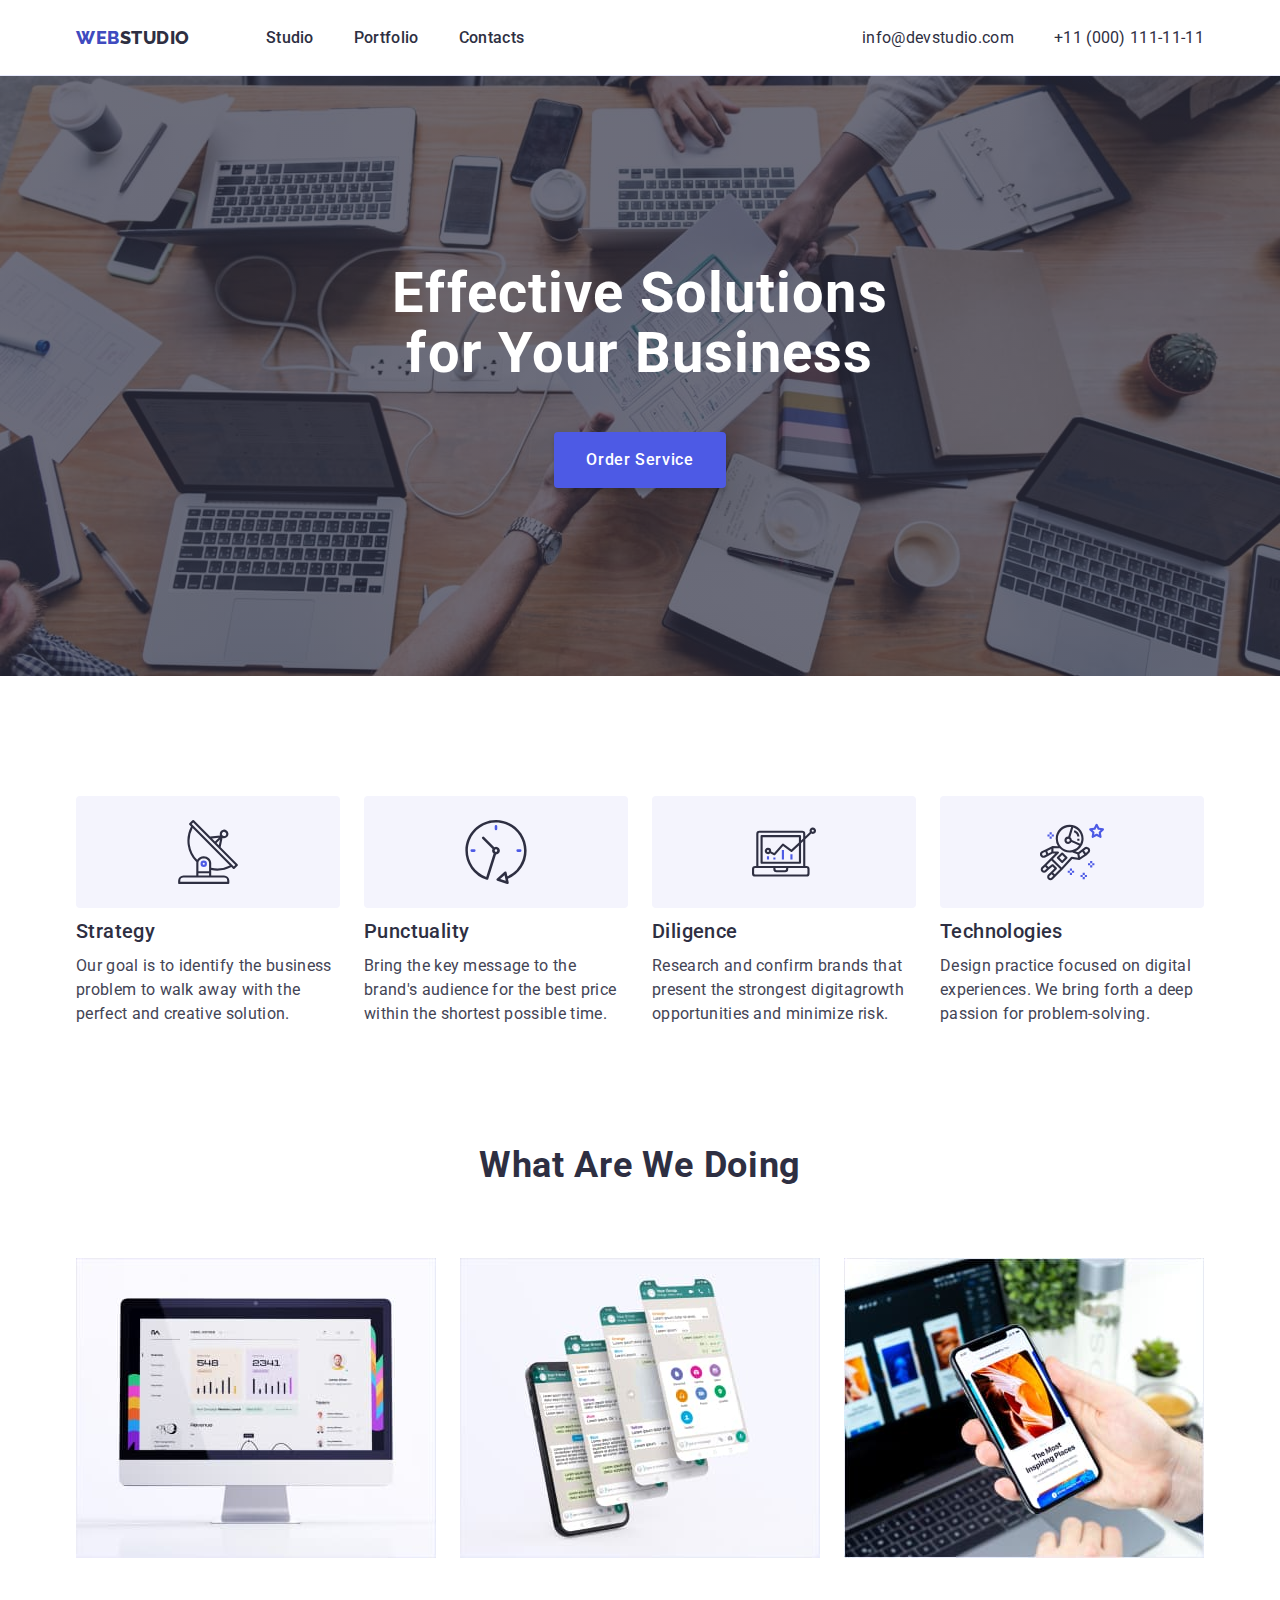
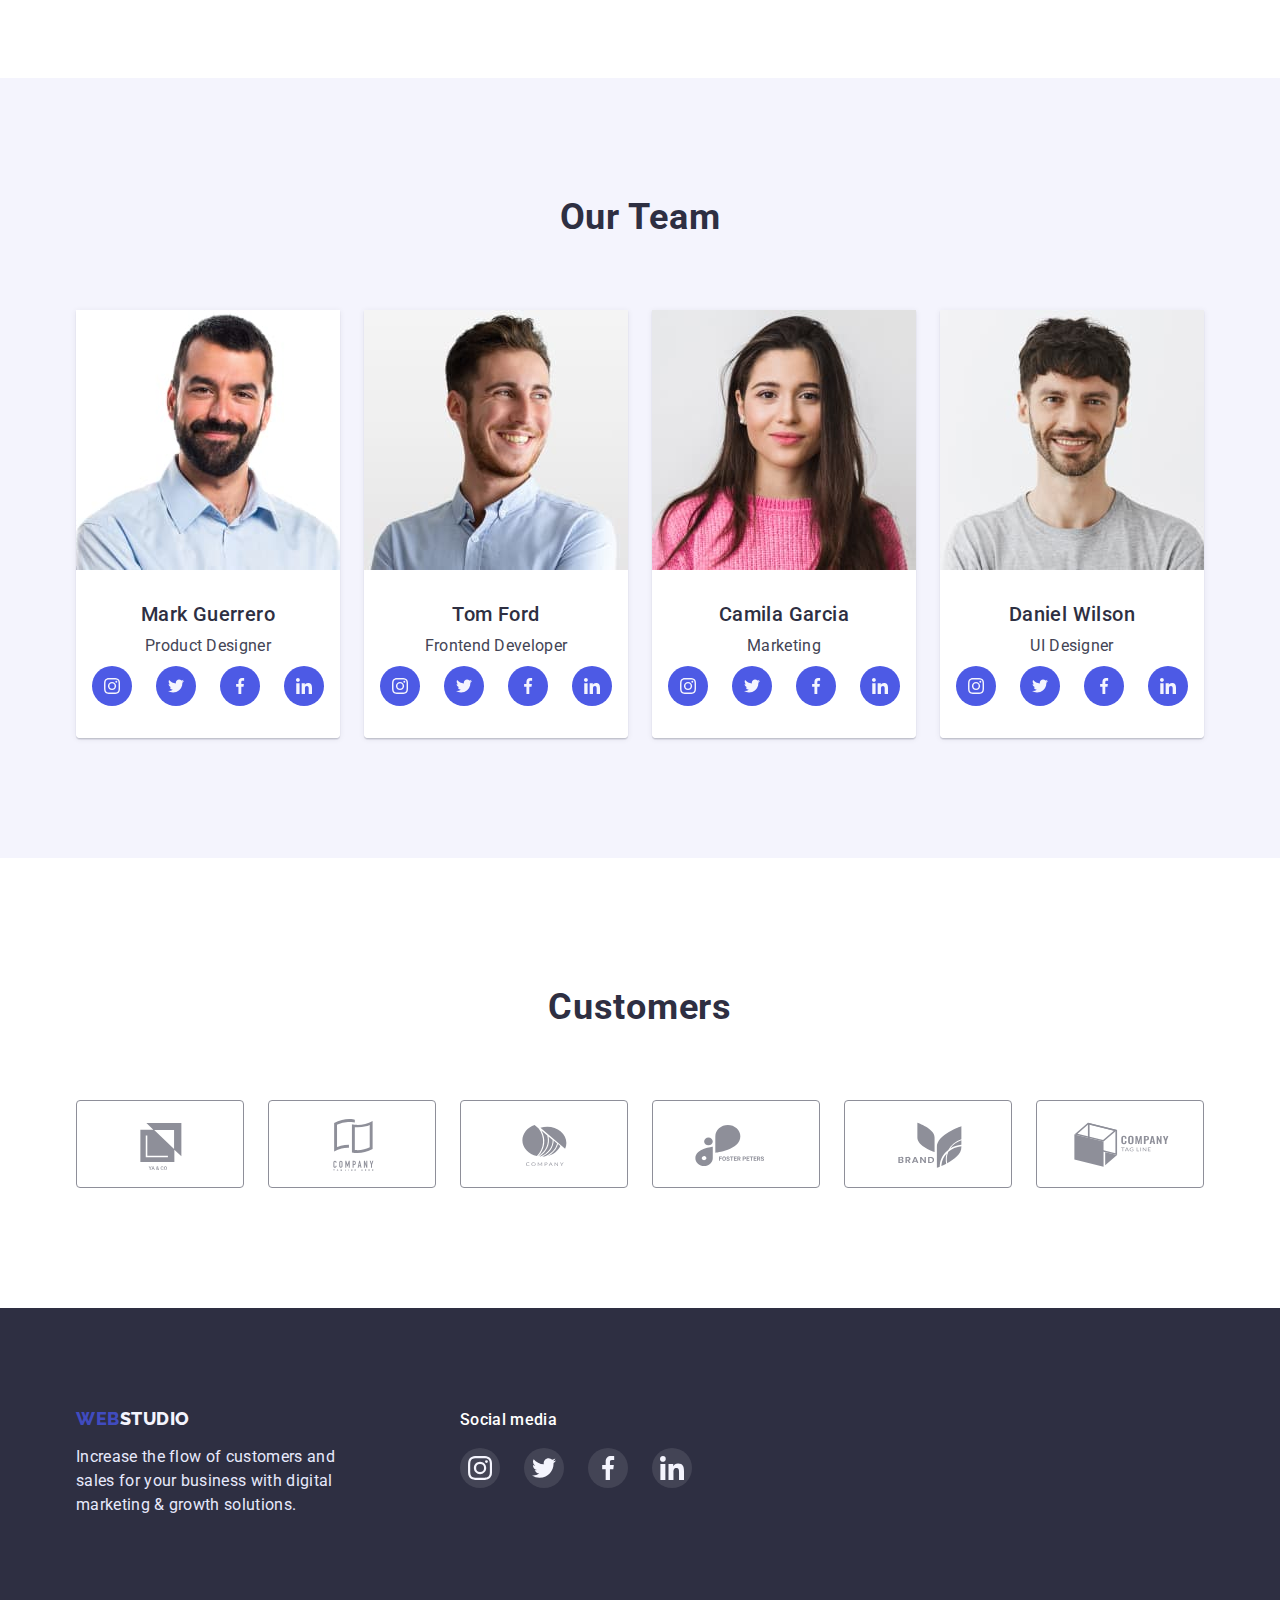
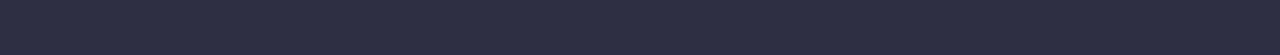
<file: index.html>
<!DOCTYPE html>
<html lang="en">
<head>
    <meta charset="UTF-8">
    <meta http-equiv="X-UA-Compatible" content="IE=edge">
    <meta name="viewport" content="width=device-width, initial-scale=1.0">
    <title>WebStudio</title>
    <link rel="preconnect" href="https://fonts.googleapis.com">
    <link rel="preconnect" href="https://fonts.gstatic.com" crossorigin>
    <link href="https://fonts.googleapis.com/css2?family=Raleway:wght@800&family=Roboto:wght@400;500;700;900&display=swap" 
    rel="stylesheet">
    <link rel="stylesheet" href="https://cdn.jsdelivr.net/npm/modern-normalize@1.1.0/modern-normalize.min.css">
    <link rel="stylesheet" href="./css/styles.css">
</head>
<body>
    <!-- HEADER -->
    <header class="header">
        <div class="header-navigation-container container">
        <nav class="header-navigation">
            <a href="./index.html" class="header-logo">
                <span class="accent">Web</span>Studio</a> 
            <ul class="header-list list">
                <li class="header-item">
                    <a href="./index.html" class="header-link">Studio</a>
                </li>
                <li class="header-item">
                    <a href="./portfolio.html" class="header-link">Portfolio</a>
                </li>    
                <li class="header-item">
                    <a href="Contacts" class="header-link">Contacts</a>
                </li>
            </ul>
        </nav>
        <address class="address-contact">
            <ul class="address-list list"> 
                <li class="address-item">
                    <a href="mailto:info@devstudio.com" class="address-link">info@devstudio.com</a>
                </li>
                <li class="address-item">
                    <a href="tel:+110001111111" class="address-link">+11 (000) 111-11-11</a>
                </li>
            </ul>
        </address>
        </div> 
    </header>
    <main class="main-page">
        <section class="hero-section section">
            <div class="container">
            <h1 class="menu-title">Effective Solutions for Your Business</h1>
            <button type="button" class="menu-btn">Order Service</button>
            </div>
        </section> 
        <section class="menu-sc section">
            <div class="container">
                <h2 hidden>Success criteria</h2>
                <ul class="menu-sc-list list">
                <li class="menu-sc-item">
                <div class="menu-sc-container">
                    <svg class="menu-sc-icon" width="64px" height="64px">
                        <use href="./images/icons.svg#icon-antenna"></use>
                    </svg>
                </div>
                    <h3 class="menu-sc-title">Strategy</h3>
                    <p class="menu-text">Our goal is to identify the business
                    problem to walk away with the perfect and creative solution. </p>
                </li>
                <li class="menu-sc-item">
                <div class="menu-sc-container">
                    <svg class="menu-sc-icon" width="64px" height="64px">
                        <use href="./images/icons.svg#icon-clock"></use>
                    </svg>
                </div>    
                    <h3 class="menu-sc-title">Punctuality</h3>
                    <p class="menu-text">Bring the key message to the brand's audience 
                    for the best price within the shortest possible time.</p>
                </li>
                <li class="menu-sc-item">
                <div class="menu-sc-container">
                    <svg class="menu-sc-icon" width="64px" height="64px">
                        <use href="./images/icons.svg#icon-diagram"></use>
                    </svg>
                </div>    
                    <h3 class="menu-sc-title">Diligence</h3>
                    <p class="menu-text">Research and confirm brands that present the 
                    strongest digitagrowth opportunities and minimize risk.</p>
                </li>
                <li class="menu-sc-item">
                <div class="menu-sc-container">
                    <svg class="menu-sc-icon" width="64px" height="64px">
                        <use href="./images/icons.svg#icon-astronaut"></use>
                    </svg>
                </div>
                    <h3 class="menu-sc-title">Technologies</h3>
                    <p class="menu-text">Design practice focused on digital experiences.
                    We bring forth a deep passion for problem-solving.</p>
                </li>
                </ul>
            </div>
        </section>
        <section class="menu-gad">
            <div class="container">
            <h2 class="menu-gad-title">What are we doing</h2>
            <ul class="menu-gad-list list">
                <li class="menu-gad-item">
                    <img src="./images/foto_monitor.jpg" 
                    alt="monitor"
                    width="360"
                    height="300">
                </li>
                <li class="menu-gad-item">
                    <img src="./images/foto_message.jpg" 
                    alt="message"
                    width="360"
                    height="300">
                </li>
                <li class="menu-gad-item">
                    <img src="./images/foto_phone.jpg" 
                    alt="phone"
                    width="360"
                    height="300">
                </li>
            </ul>
            </div>
        </section>
        <section class="menu-team section">
            <div class="container">
            <h2 class="menu-team-title">Our Team</h2>
            <ul class="menu-team-list list">
                <li class="menu-team-item">
                    <img src="./images/mark-guerrero.jpg"
                    alt="Mark Guerrero" 
                    width="264"
                    height="260">
                    <div class="name-position">
                    <h3 class="menu-team-name">Mark Guerrero</h3>
                    <p class="menu-team-position">Product Designer</p>
                    <ul class="menu-soc-list list">
                        <li class="menu-team-soc-item">
                            <a href="" class="menu-team-soc-link">
                                <svg class="menu-team-soc-icon" width="16px" height="16px">
                                    <use href="./images/icons.svg#icon-instagram-1"></use>
                                </svg>
                            </a>
                        </li>
                        <li class="menu-team-soc-item">
                            <a href="" class="menu-team-soc-link">
                                <svg class="menu-team-soc-icon" width="16px" height="16px">
                                    <use href="./images/icons.svg#icon-twitter-1"></use>
                                </svg>
                            </a>
                        </li>
                        <li class="menu-team-soc-item">
                            <a href="" class="menu-team-soc-link">
                                <svg class="menu-team-soc-icon" width="16px" height="16px">
                                    <use href="./images/icons.svg#icon-facebook-1"></use>
                                </svg>
                            </a>
                        </li>
                        <li class="menu-team-soc-item">
                            <a href="" class="menu-team-soc-link">
                                <svg class="menu-team-soc-icon" width="16px" height="16px">
                                    <use href="./images/icons.svg#icon-linkedin-1"></use>
                                </svg>
                            </a>
                        </li>
                    </ul>
                    </div>
                </li>
                <li class="menu-team-item">
                    <img src="./images/tom-ford.jpg"
                    alt="Tom Ford" 
                    width="264"
                    height="260">
                    <div class="name-position">
                    <h3 class="menu-team-name">Tom Ford</h3>
                    <p class="menu-team-position">Frontend Developer</p>
                    <ul class="menu-soc-list list">
                        <li class="menu-team-soc-item">
                            <a href="" class="menu-team-soc-link">
                                <svg class="menu-team-soc-icon" width="16px" height="16px">
                                    <use href="./images/icons.svg#icon-instagram-1"></use>
                                </svg>
                            </a>
                        </li>
                        <li class="menu-team-soc-item">
                            <a href="" class="menu-team-soc-link">
                                <svg class="menu-team-soc-icon" width="16px" height="16px">
                                    <use href="./images/icons.svg#icon-twitter-1"></use>
                                </svg>
                            </a>
                        </li>
                        <li class="menu-team-soc-item">
                            <a href="" class="menu-team-soc-link">
                                <svg class="menu-team-soc-icon" width="16px" height="16px">
                                    <use href="./images/icons.svg#icon-facebook-1"></use>
                                </svg>
                            </a>
                        </li>
                        <li class="menu-team-soc-item">
                            <a href="" class="menu-team-soc-link">
                                <svg class="menu-team-soc-icon" width="16px" height="16px">
                                    <use href="./images/icons.svg#icon-linkedin-1"></use>
                                </svg>
                            </a>
                        </li>
                    </ul>
                    </div>
                </li>
                <li class="menu-team-item">
                    <img src="./images/camila-garcia.jpg"
                    alt="Camila Garcia" class="team-position"
                    width="264"
                    height="260">
                    <div class="name-position">
                    <h3 class="menu-team-name">Camila Garcia</h3>
                    <p class="menu-team-position">Marketing</p>
                    <ul class="menu-soc-list list">
                        <li class="menu-team-soc-item">
                            <a href="" class="menu-team-soc-link">
                                <svg class="menu-team-soc-icon" width="16px" height="16px">
                                    <use href="./images/icons.svg#icon-instagram-1"></use>
                                </svg>
                            </a>
                        </li>
                        <li class="menu-team-soc-item">
                            <a href="" class="menu-team-soc-link">
                                <svg class="menu-team-soc-icon" width="16px" height="16px">
                                    <use href="./images/icons.svg#icon-twitter-1"></use>
                                </svg>
                            </a>
                        </li>
                        <li class="menu-team-soc-item">
                            <a href="" class="menu-team-soc-link">
                                <svg class="menu-team-soc-icon" width="16px" height="16px">
                                    <use href="./images/icons.svg#icon-facebook-1"></use>
                                </svg>
                            </a>
                        </li>
                        <li class="menu-team-soc-item">
                            <a href="" class="menu-team-soc-link">
                                <svg class="menu-team-soc-icon" width="16px" height="16px">
                                    <use href="./images/icons.svg#icon-linkedin-1"></use>
                                </svg>
                            </a>
                        </li>
                    </ul>
                    </div>
                </li>
                <li class="menu-team-item">
                    <img src="./images/daniel-wilson.jpg"
                    alt="Daniel Wilson"
                    width="264"
                    height="260">
                    <div class="name-position">
                    <h3 class="menu-team-name">Daniel Wilson</h3>
                    <p class="menu-team-position">UI Designer</p>
                    <ul class="menu-soc-list list">
                        <li class="menu-team-soc-item">
                            <a href="" class="menu-team-soc-link">
                                <svg class="menu-team-soc-icon" width="16px" height="16px">
                                    <use href="./images/icons.svg#icon-instagram-1"></use>
                                </svg>
                            </a>
                        </li>
                        <li class="menu-team-soc-item">
                            <a href="" class="menu-team-soc-link">
                                <svg class="menu-team-soc-icon" width="16px" height="16px">
                                    <use href="./images/icons.svg#icon-twitter-1"></use>
                                </svg>
                            </a>
                        </li>
                        <li class="menu-team-soc-item">
                            <a href="" class="menu-team-soc-link">
                                <svg class="menu-team-soc-icon" width="16px" height="16px">
                                    <use href="./images/icons.svg#icon-facebook-1"></use>
                                </svg>
                            </a>
                        </li>
                        <li class="menu-team-soc-item">
                            <a href="" class="menu-team-soc-link">
                                <svg class="menu-team-soc-icon" width="16px" height="16px">
                                    <use href="./images/icons.svg#icon-linkedin-1"></use>
                                </svg>
                            </a>
                        </li>
                    </ul>
                    </div>
                </ul>    
            </div>
        </section>
        <section class="customers-section">
            <div class="container">
                <h2 class="menu-customers">Customers</h2>
                <ul class="menu-customers-list list">
                    <li class="menu-customers-item">
                        <a href="" class="menu-customers-link">
                        <svg class="menu-customers-icon" width="104px" height="56px">
                            <use href="./images/icons.svg#icon-Logo"></use>
                        </svg>
                        </a>
                    </li>
                    <li class="menu-customers-item">
                        <a href="" class="menu-customers-link">
                        <svg class="menu-customers-icon" width="104px" height="56px">
                            <use href="./images/icons.svg#icon-Logo-1"></use>
                        </svg>
                        </a>
                    </li>
                    <li class="menu-customers-item">
                        <a href="" class="menu-customers-link">
                        <svg class="menu-customers-icon" width="104px" height="56px">
                            <use href="./images/icons.svg#icon-Logo-2"></use>
                        </svg>
                        </a>
                    </li>
                    <li class="menu-customers-item">
                        <a href="" class="menu-customers-link">
                        <svg class="menu-customers-icon" width="104px" height="56px">
                            <use href="./images/icons.svg#icon-Logo-3"></use>
                        </svg>
                        </a> 
                    </li>
                    <li class="menu-customers-item">
                        <a href="" class="menu-customers-link">
                        <svg class="menu-customers-icon" width="104px" height="56px">
                            <use href="./images/icons.svg#icon-Logo-4"></use>
                        </svg>
                        </a> 
                    </li>
                    <li class="menu-customers-item">
                        <a href="" class="menu-customers-link">
                        <svg class="menu-customers-icon" width="104px" height="56px">
                            <use href="./images/icons.svg#icon-Logo-5"></use>
                        </svg>
                        </a>
                    </li>
                </ul>
            </div>
        </section>
    </main>
    <footer class="footer">
        <div class="container-footer-index container">
            <div class="container-footer">
                <a href="./index.html" class="footer-logo-link link"><span class="accent">Web</span>Studio</a>
                <p class="footer-text">Increase the flow of customers and sales for your 
                business with digital marketing & growth solutions.</p>
            </div>
            <div class="container-index">
            <p class="social-media-subtittle">Social media</p>
            <ul class="social-media-foter-list list">
                <li class="social-media-item">
                    <a href="" class="social-media-link">
                        <svg class="social-media-icon" width="24px" height="24px">
                            <use href="./images/icons.svg#icon-instagram"></use>
                        </svg>
                    </a>
                </li>
                <li class="social-media-item">
                    <a href="" class="social-media-link">
                        <svg class="social-media-icon" width="24px" height="24px">
                            <use href="./images/icons.svg#icon-twitter"></use>
                        </svg>
                    </a>
                </li>
                <li class="social-media-item">
                    <a href="" class="social-media-link">
                        <svg class="social-media-icon" width="24px" height="24px">
                            <use href="./images/icons.svg#icon-facebook"></use>
                        </svg>
                    </a>
                </li>
                <li class="social-media-item">
                    <a href="" class="social-media-link">
                        <svg class="social-media-icon" width="24px" height="24px">
                            <use href="./images/icons.svg#icon-linkedin"></use>
                        </svg>
                    </a>
                </li>
            </ul>
            </div>
        </div>
    </footer>
</body>
</html>
</file>
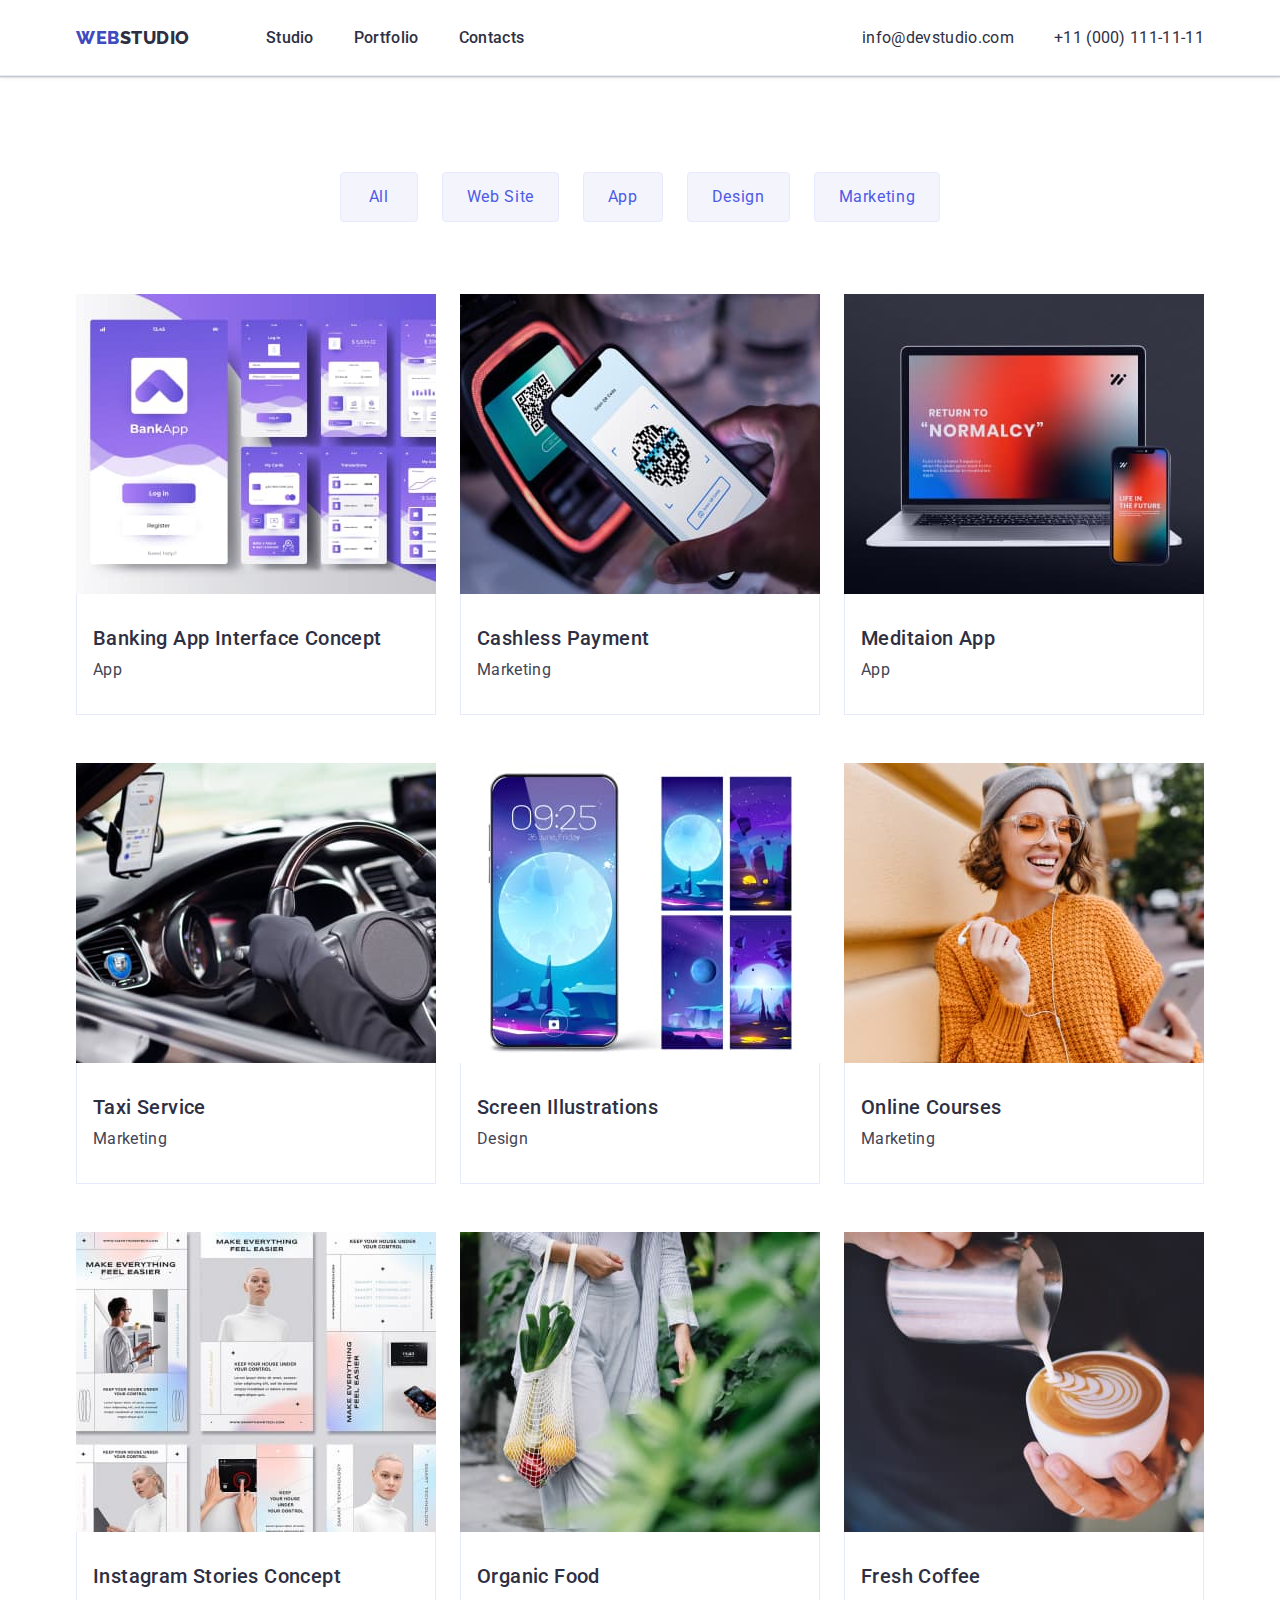
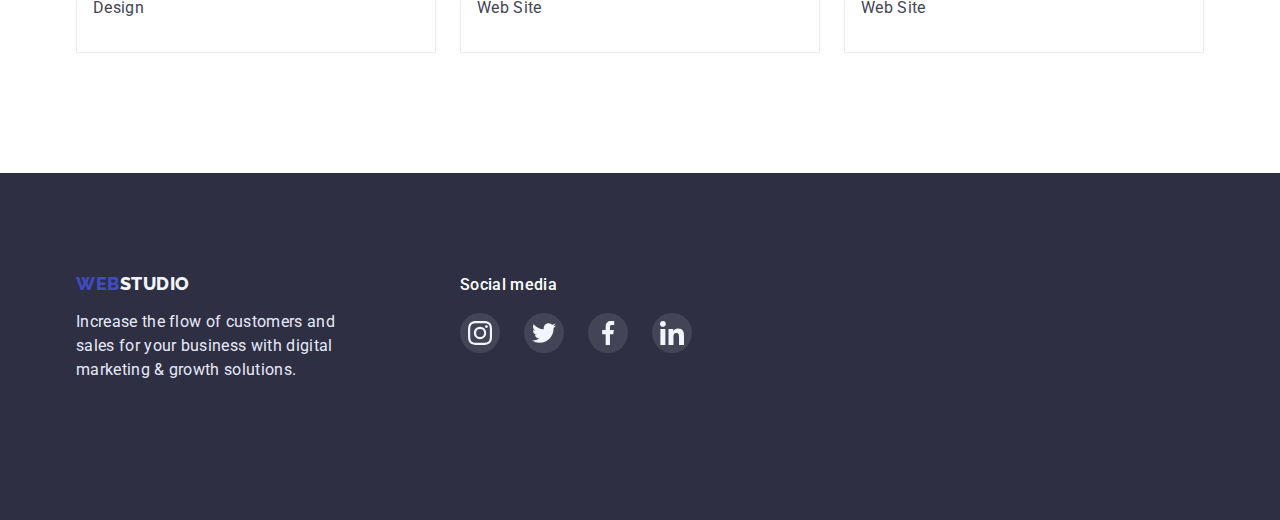
<file: portfolio.html>
<!DOCTYPE html>
<html lang="en">
<head>
    <meta charset="UTF-8">
    <meta http-equiv="X-UA-Compatible" content="IE=edge">
    <meta name="viewport" content="width=device-width, initial-scale=1.0">
    <title>Portfolio</title>
    <link rel="preconnect" href="https://fonts.googleapis.com">
    <link rel="preconnect" href="https://fonts.gstatic.com" crossorigin>
    <link href="https://fonts.googleapis.com/css2?family=Raleway:wght@800&family=Roboto:wght@400;500;700;900&display=swap" 
    rel="stylesheet">
    <link rel="stylesheet" href="https://cdn.jsdelivr.net/npm/modern-normalize@1.1.0/modern-normalize.min.css">
    <link rel="stylesheet" href="./css/styles.css">
</head>
<body>    
    <!-- HEADER -->
    <header class="header">
        <div class="header-navigation-container container">
        <nav class="header-navigation">
            <a href="./index.html" class="header-logo">
                <span class="accent">Web</span>Studio</a>    
            <ul class="header-list list">
                <li class="header-item">
                    <a href="./index.html" class="header-link">Studio</a>
                </li>
                <li class="header-item">
                    <a href="./portfolio.html" class="header-link">Portfolio</a>
                </li>    
                <li class="header-item">
                    <a href="Contacts" class="header-link">Contacts</a>
                </li>
            </ul>
        </nav>    
        <address class="address-contact">
            <ul class="address-list list"> 
                <li class="address-item">
                    <a href="mailto:info@devstudio.com" class="address-link">info@devstudio.com</a>
                </li>
                <li class="address-item">
                    <a href="tel:+110001111111" class="address-link">+11 (000) 111-11-11</a>
                </li>
            </ul>
        </address>
        </div>
    </header>
    <main class="main-page-2">
        <section class="menu-nav-serv">
            <div class="container">
            <h1 hidden>Navigation buttons and application services</h1>
            <ul class="menu-nav-list list">
                <li class="menu-nav-item">
                    <button class="menu-nav-btn" type="button">All</button>
                </li>
                <li class="menu-nav-item">
                    <button class="menu-nav-btn" type="button">Web Site</button>
                </li>
                <li class="menu-nav-item">
                    <button class="menu-nav-btn" type="button">App</button>
                </li>
                <li class="menu-nav-item">
                    <button class="menu-nav-btn" type="button">Design</button>
                </li>
                <li class="menu-nav-item">
                    <button class="menu-nav-btn" type="button">Marketing</button>
                </li>
            </ul>
            <ul class="menu-serv-list list">
                <li class="serv-item">
                    <a href="" class="menu-serv-link link">
                    <img src="./images/portfolio/banking_app.jpg" 
                    alt="list of windows in the application"
                    width="360"
                    height="300">
                    <div class="tittle-subtittle">
                    <h2 class="serv-title">Banking App Interface Concept</h2>
                    <p class="serv-subtitle">App</p>
                    </div>
                    </a>
                </li>
                <li class="serv-item">
                    <a href="" class="menu-serv-link link">
                    <img src="./images/portfolio/cashless_payment.jpg" 
                    alt="the phone scans the qr code"
                    width="360"
                    height="300">
                    <div class="tittle-subtittle">
                    <h2 class="serv-title">Cashless Payment</h2>
                    <p class="serv-subtitle">Marketing</p>
                    </div>
                    </a>
                </li>
                <li class="serv-item">
                    <a href="" class="menu-serv-link link">
                    <img src="./images/portfolio/meditaion_app.jpg" 
                    alt="computer and telephone"
                    width="360"
                    height="300">
                    <div class="tittle-subtittle">
                    <h2 class="serv-title">Meditaion App</h2>
                    <p class="serv-subtitle">App</p>
                    </div>
                    </a>
                </li>
                <li class="serv-item">
                    <a href="" class="menu-serv-link link">
                    <img src="./images/portfolio/taxi_service.jpg" 
                    alt="car interior, car steering wheel, phone application"
                    width="360"
                    height="300">
                    <div class="tittle-subtittle">
                    <h2 class="serv-title">Taxi Service</h2>
                    <p class="serv-subtitle">Marketing</p>
                    </div>
                    </a>
                </li>
                <li class="serv-item">
                    <a href="" class="menu-serv-link link">
                    <img src="./images/portfolio/screen_illustrations.jpg" 
                    alt="theme for phone"
                    width="360"
                    height="300">
                    <div class="tittle-subtittle">
                    <h2 class="serv-title">Screen Illustrations</h2>
                    <p class="serv-subtitle">Design</p>
                    </div>
                    </a>
                </li>
                <li class="serv-item">
                    <a href="" class="menu-serv-link link">
                    <img src="./images/portfolio/online_courses.jpg" 
                    alt="a girl looking at the phone"
                    width="360"
                    height="300">
                    <div class="tittle-subtittle">
                    <h2 class="serv-title">Online Courses</h2>
                    <p class="serv-subtitle">Marketing</p>
                    </div>
                    </a>
                </li>
                <li class="serv-item">
                    <a href="" class="menu-serv-link link">
                    <img src="./images/portfolio/istagram_stories_concept.jpg" 
                    alt="smart home presentation slides"
                    width="360"
                    height="300">
                    <div class="tittle-subtittle">
                    <h2 class="serv-title">Instagram Stories Concept</h2>
                    <p class="serv-subtitle">Design</p>
                    </div>
                    </a>
                </li>
                <li class="serv-item">
                    <a href="" class="menu-serv-link link">
                    <img src="./images/portfolio/organic_food.jpg" 
                    alt="bag with vegetables and fruits in human hands"
                    width="360"
                    height="300">
                    <div class="tittle-subtittle">
                    <h2 class="serv-title">Organic Food</h2>
                    <p class="serv-subtitle">Web Site</p>
                    </div>
                    </a>
                </li>
                <li class="serv-item">
                    <a href="" class="menu-serv-link link">
                    <img src="./images/portfolio/fresh_coffe.jpg" 
                    alt="drawing on coffee using milk"
                    width="360"
                    height="300">
                    <div class="tittle-subtittle link">
                    <h2 class="serv-title">Fresh Coffee</h2>
                    <p class="serv-subtitle">Web Site</p>
                    </div>
                    </a>
                </li>
            </ul>
            </div>
        </section>    
    </main>
    <footer class="footer">
        <div class="container">
            <div class="container-footer-index">
            <div class="container-footer">
                <a href="./index.html" class="footer-logo-link link"><span class="accent">Web</span>Studio</a>
                <p class="footer-text">Increase the flow of customers and sales for your 
                business with digital marketing & growth solutions.</p>
            </div>
            <div class="container-index">
            <p class="social-media-subtittle">Social media</p>
            <ul class="social-media-foter-list list">
                <li class="social-media-item">
                    <a href="" class="social-media-link">
                        <svg class="social-media-icon" width="24px" height="24px">
                            <use href="./images/icons.svg#icon-instagram"></use>
                        </svg>
                    </a>
                </li>
                <li class="social-media-item">
                    <a href="" class="social-media-link">
                        <svg class="social-media-icon" width="24px" height="24px">
                            <use href="./images/icons.svg#icon-twitter"></use>
                        </svg>
                    </a>
                </li>
                <li class="social-media-item">
                    <a href="" class="social-media-link">
                        <svg class="social-media-icon" width="24px" height="24px">
                            <use href="./images/icons.svg#icon-facebook"></use>
                        </svg>
                    </a>
                </li>
                <li class="social-media-item">
                    <a href="" class="social-media-link">
                        <svg class="social-media-icon" width="24px" height="24px">
                            <use href="./images/icons.svg#icon-linkedin"></use>
                        </svg>
                    </a>
                </li>
            </ul>
            </div>
            </div>
        </div>
    </footer>
</body>
</html>
</file>
<file: css/styles.css>
/* Виносим CSS-змінні  */

:root {
  --accent-color: #404BBF;
  --button-text-color: #4D5AE5;
  --primary-text-color: #2E2F42;
  --secondary-text-color: #434455;
  --third-text-color: #FFFFFF;
  --fourth-text-color:#E7E9FC; 
  --light-mode-backgrounds: #F4F4FD;
  --grad: linear-gradient(
    rgba(46, 47, 66, 0.7),
    rgba(46, 47, 66, 0.7));
}

/* Скидаємо зовнішні відступи */

h1,
h2,
h3,
p {
  margin-top: 0;
  margin-bottom: 0;
}

ul,ol {
  margin-top: 0;
  margin-bottom: 0;
  padding-left: 0;
}

img {
  display: block;
}

button {
  cursor: pointer;
}

address {
  font-style: normal;
  }

/* Виносим в body наслідувальні елементи */

body {
  font-family:'Roboto', sans-serif;
  color: var(--primary-text-color);
}

/* <<<========== Сторінка Main Page ==========>>> */

/* Стилізуєм тескт Header */

.header {
  padding-top: 24px;
  padding-bottom: 24px;
  border-bottom: 1px solid 
  var(--fourth-text-color);
  box-shadow: 
  0px 1px 6px 0px rgba(46, 47, 66, 0.08),
  0px 1px 1px 0px rgba(46, 47, 66, 0.16),
  0px 2px 1px 0px rgba(46, 47, 66, 0.08);
}

.container {
  width: 1158px;
  padding-left: 15px;
  padding-right: 15px;
  margin-left: auto;
  margin-right: auto;
}

.header-navigation-container {
  display: flex;
  align-items: center;
  }

.header-navigation {
  display: flex;
  align-items: center;
}

.header-list {
  display: flex;
  align-items: center;
  }

.header-item:not(:last-child) {
  margin-right: 40px;
}

.address-list {
  display: flex;
  align-items: center;
}

.address-item:not(:last-child) {
  margin-right: 40px;
}

.header-logo {
  font-family: 'Raleway',sans-serif;
  font-weight: 800;
  font-size: 18px;
  line-height: 1.5;
  letter-spacing: 0.03em;
  text-transform: uppercase;
  color: var(--primary-text-color);
  text-decoration: none;
  margin-right: 76px;
  }

.accent {
  color: var(--accent-color);
  }
  
.list {
  list-style: none;
}
  
.header-link {
  font-weight: 500;
  font-size: 16px;
  line-height: 1.5;
  letter-spacing: 0.02em; 
  color: var(--primary-text-color);
  text-decoration: none;
}

.header-link:hover,
.header-link:focus { 
  color: var(--accent-color);
}

.address-contact {
  margin-left: auto;
}

.address-link {
  font-weight: 400;
  font-size: 16px;
  line-height: 1.5;
  letter-spacing: 0.02em;
  color: var(--secondary-text-color);
  text-decoration: none;
  color: inherit;
}

.address-link:hover,
.address-link:focus {color: var(--accent-color);
}

/* <<<========= Стилізуєм текст Main =========>>> */

.section {
  padding-top: 120px;
  padding-bottom: 120px;
}

/* Стилізуєм текст hero-section*/

.hero-section {
  max-width: 1440px;
  min-height: 600px;
  margin-left: auto;
  margin-right: auto;
  text-align: center;
  padding-top: 188px;
  padding-bottom: 188px;
  background-color: var(--primary-text-color);
  background-image: var(--grad), 
  url(../images/hero-image.jpg);
  background-repeat: no-repeat;
  background-position: center;
  background-size: cover;
}

.menu-title {
  margin: 0 auto;
  max-width: 498px;
  max-height: 120px;
  margin-bottom: 48px;
  font-size: 56px;
  line-height: 1.07;
  text-align: center;
  letter-spacing: 0.02em;
  color: var(--third-text-color);
}

/* Стилізуєм кпопку секції menu */

.menu-btn {
  font-family: 'Roboto',sans-serif;
  font-weight: 500;
  font-size: 16px;
  line-height: 1.5;
  letter-spacing: 0.04em;
  color: var(--third-text-color);
  background: var(--button-text-color);
  box-shadow: 0px 4px 4px rgba(0, 0, 0, 0.15);
  border-radius: 4px;
  border: none;
  min-width: 169px;
  height: 56px;
  padding-top: 16px;
  padding-bottom: 16px;
  padding-right: 32px;
  padding-left: 32px;
}
  
.menu-btn:focus,
.menu-btn:hover {
  background-color: var(--accent-color);
}

/* Стилізуєм текст menu-sc */

.menu-sc-container {
  display: flex;
  flex-direction: column;
  justify-content: center;
  align-items: center;
  background-color: var(--light-mode-backgrounds);
  border-radius: 4px;
  width: 264px;
  height: 112px;
  margin-bottom: 8px;
}

.menu-sc-link {
  cursor: auto;
}

.menu-sc-list {
  display: flex;
  align-items: center;
  gap: 24px;
}

.menu-sc-item {
  flex-basis: calc((100% - 72px) / 4);
}

.menu-sc-title {
  margin-bottom: 8px;
  min-height: 24px;
  font-weight: 500;
  font-size: 20px;
  line-height: 1.5;
  letter-spacing: 0.02em;
}

.menu-text {
  min-height: 72px;
  font-size: 16px;
  line-height: 1.5;
  letter-spacing: 0.02em;
  color: var(--secondary-text-color);
}

/* Стилізуєм текст menu-gad */

.menu-gad {
  padding-bottom: 120px;
}

.menu-gad-title {
  margin-bottom: 72px;
  min-width: 323px;
  min-height: 40px;
  font-size: 36px;
  line-height: 1.1;
  text-align: center;
  letter-spacing: 0.02em;
  text-transform: capitalize;
}

.menu-gad-list {
  display: flex;
  flex-wrap: wrap;
  gap: 24px;
}

.menu-gad-item {
  flex-basis: calc((100% - 48px) / 3);
}

/* Стилізуєм текст menu-team  */

.menu-team-list {
  display: flex;
  flex-wrap: wrap;
  column-gap: 24px;
}

.menu-team-item {
  flex-basis: calc((100% - 72px) / 4);
  box-shadow: 
  0px 1px 6px rgba(46, 47, 66, 0.08),
  0px 1px 1px rgba(46, 47, 66, 0.16),
  0px 2px 1px rgba(46, 47, 66, 0.08);
  border-radius: 0px 0px 4px 4px;
}

.menu-team {
  background: var(--light-mode-backgrounds);
}

.menu-team-title {
  margin-bottom: 72px;
  font-size: 36px;
  line-height: 1.1;
  text-align: center;
  letter-spacing: 0.02em;
  text-transform: capitalize;
}

.name-position {
  padding-top: 32px;
  padding-bottom: 32px;
  padding-left: 16px;
  padding-right: 16px;
  background: #FFFFFF;
  border-radius: 0px 0px 4px 4px;
  text-align: center;
}

.menu-team-name {
  font-weight: 500;
  font-size: 20px;
  line-height: 1.2;
  letter-spacing: 0.02em;
  color: var(--primary-text-color);
  margin-bottom: 8px;
}
  
.menu-team-position {
  font-size: 16px;
  line-height: 1.5;
  letter-spacing: 0.02em;
  color: var(--secondary-text-color);
  margin-bottom: 8px;
}

.menu-soc-list {
  display: flex;
  justify-content: center;
  gap: 24px;
}

.menu-team-soc-item {
  width: 40px;
  height: 40px;
}

.menu-team-soc-link {
  width: 100%;
  height: 100%;
  background: var(--button-text-color);
  display: flex;
  align-items: center;
  justify-content: center;
  border-radius: 50%;
}

.menu-team-soc-link:is(:focus, :hover) {
  background-color: var(--accent-color);
}

/* <<<==== Стилізуєм текст customers-section ====>>> */

.customers-section {
  padding-top: 130px;
  padding-bottom: 120px;
}

.menu-customers {
  font-size: 36px;
  line-height: 1.11;
  text-align: center;
  letter-spacing: 0.02em;
  color: var(--primary-text-color);
  margin-bottom: 72px;
}

.menu-customers-list {
  display: flex;
  gap: 24px;
}

.menu-customers-item {

  cursor: pointer;
  width: calc((100% - 120px) / 6);
  height: 88px;
}

.menu-customers-link {
  display: flex;
  align-items: center;
  justify-content: center;
  border: 1px solid #8E8F99;
  border-radius: 4px;
  width: 100%;
  height: 100%;
}

.menu-customers-link:is(:focus, :hover) {
  border-color: var(--accent-color);
}

.menu-customers-link:is(:focus, :hover) .menu-customers-icon {
  fill: var(--accent-color);
}

.menu-customers-icon {
  fill: #8E8F99;
}

/*<<<========= Стилізуєм текст footer =========>>>*/

.container-footer-index {
  display: flex;
  align-items: baseline;
}

.footer {
  padding-top: 100px;
  padding-bottom: 100px;
  background-color: var(--primary-text-color);
}

.footer-logo-link {
  font-family: 'Raleway',sans-serif;
  font-weight: 800;
  font-size: 18px;
  line-height: 1.17;
  letter-spacing: 0.03em;
  text-transform: uppercase;
  color: var(--light-mode-backgrounds);
  /* text-decoration: none; */
}

.footer-text {
  display: flex;
  margin-top: 16px;
  max-width: 264px;
  min-height: 110px;
  font-size: 16px;
  line-height: 1.5;
  letter-spacing: 0.02em;
  color: var(--fourth-text-color);
}

/* <<<======= Стилізуєм текст footer Social media =======>>> */

.container-index {
  margin-left: 120px;
  max-height: 208px;
  max-height: 80px;
}

.social-media-subtittle {
  margin-right: 0px;
  font-weight: 500;
  font-size: 16px;
  line-height: 1.5;
  letter-spacing: 0.02em;
  color: var(--third-text-color);
}

.social-media-foter-list {
  display: flex;
  justify-content: center;
  gap: 24px;
  margin-top: 16px;
}

.social-media-item {
  width: 40px;
  height: 40px;
}

.social-media-link {
  display: flex;
  justify-content: center;
  align-items: center;
  background: rgba(255, 255, 255, 0.1);
  fill: var(--light-mode-backgrounds);
  border-radius: 50%;
  width: 100%;
  height: 100%;
}

.social-media-link:is(:focus, :hover) {
  background-color: #31D0AA;
}


/* <<<======= Cторінка Портфоліо ===============>>> */

/* Стилізуєм текст menu-nav-serv */

.menu-nav-serv {
  padding-top: 96px;
  padding-bottom: 120px;
}

.menu-nav-list {
  display: flex;
  justify-content: center;
  gap: 24px;
  margin-bottom: 72px;
}

.menu-nav-btn:is(:focus, :hover) {
  box-shadow:  
  0px 2px 2px 0px rgba(0, 0, 0, 0.12),
  0px 2px 1px 0px rgba(0, 0, 0, 0.08), 
  0px 3px 1px 0px rgba(0, 0, 0, 0.01);
}

.menu-nav-btn {
  padding-top: 12px;
  padding-bottom: 12px;
  padding-left: 24px;
  padding-right: 24px;
  min-width: 78px;
  min-height: 48px;
  font-family: 'Roboto',sans-serif;
  font-size: 16px;
  line-height: 1.5;
  letter-spacing: 0.04em;
  color: var(--button-text-color);
  background-color:var(--light-mode-backgrounds);
  border: 1px solid var(--fourth-text-color);
  border-radius: 4px;
}

.menu-nav-btn:focus,
.menu-nav-btn:hover {
  color: var(--third-text-color);
  background-color: var(--accent-color);
  border-color: transparent;
}


/* Стилізуєм текст menu-serv-list */

.menu-serv-list {
  display: flex;
  flex-wrap: wrap;
  row-gap: 48px;
  column-gap: 24px;
}

.serv-item {
  display: flex;
  flex-basis: calc((100%-144px) / 9);
  cursor: pointer;
}

.menu-serv-link:is(:hover,:focus) {
  box-shadow:  
  0px 1px 6px 0px rgba(46, 47, 66, 0.08),
  0px 1px 1px 0px rgba(46, 47, 66, 0.16), 
  0px 2px 1px 0px rgba(46, 47, 66, 0.08);
}

.link {
  text-decoration: none;
}

.serv-title {
  font-weight: 500;
  font-size: 20px;
  line-height: 1.2;
  letter-spacing: 0.02em;
  margin-bottom: 8px;
  color: var(--primary-text-color);
}

.serv-subtitle {
  font-size: 16px;
  line-height: 1.5;
  letter-spacing: 0.02em;
  color: var(--secondary-text-color);
}

.tittle-subtittle {
  padding-left: 16px;
  padding-top: 32px;
  padding-bottom: 32px;
  background: #FFFFFF;
  border: 1px solid #E7E9FC;
  border-top-width: 0px;
}
</file>
